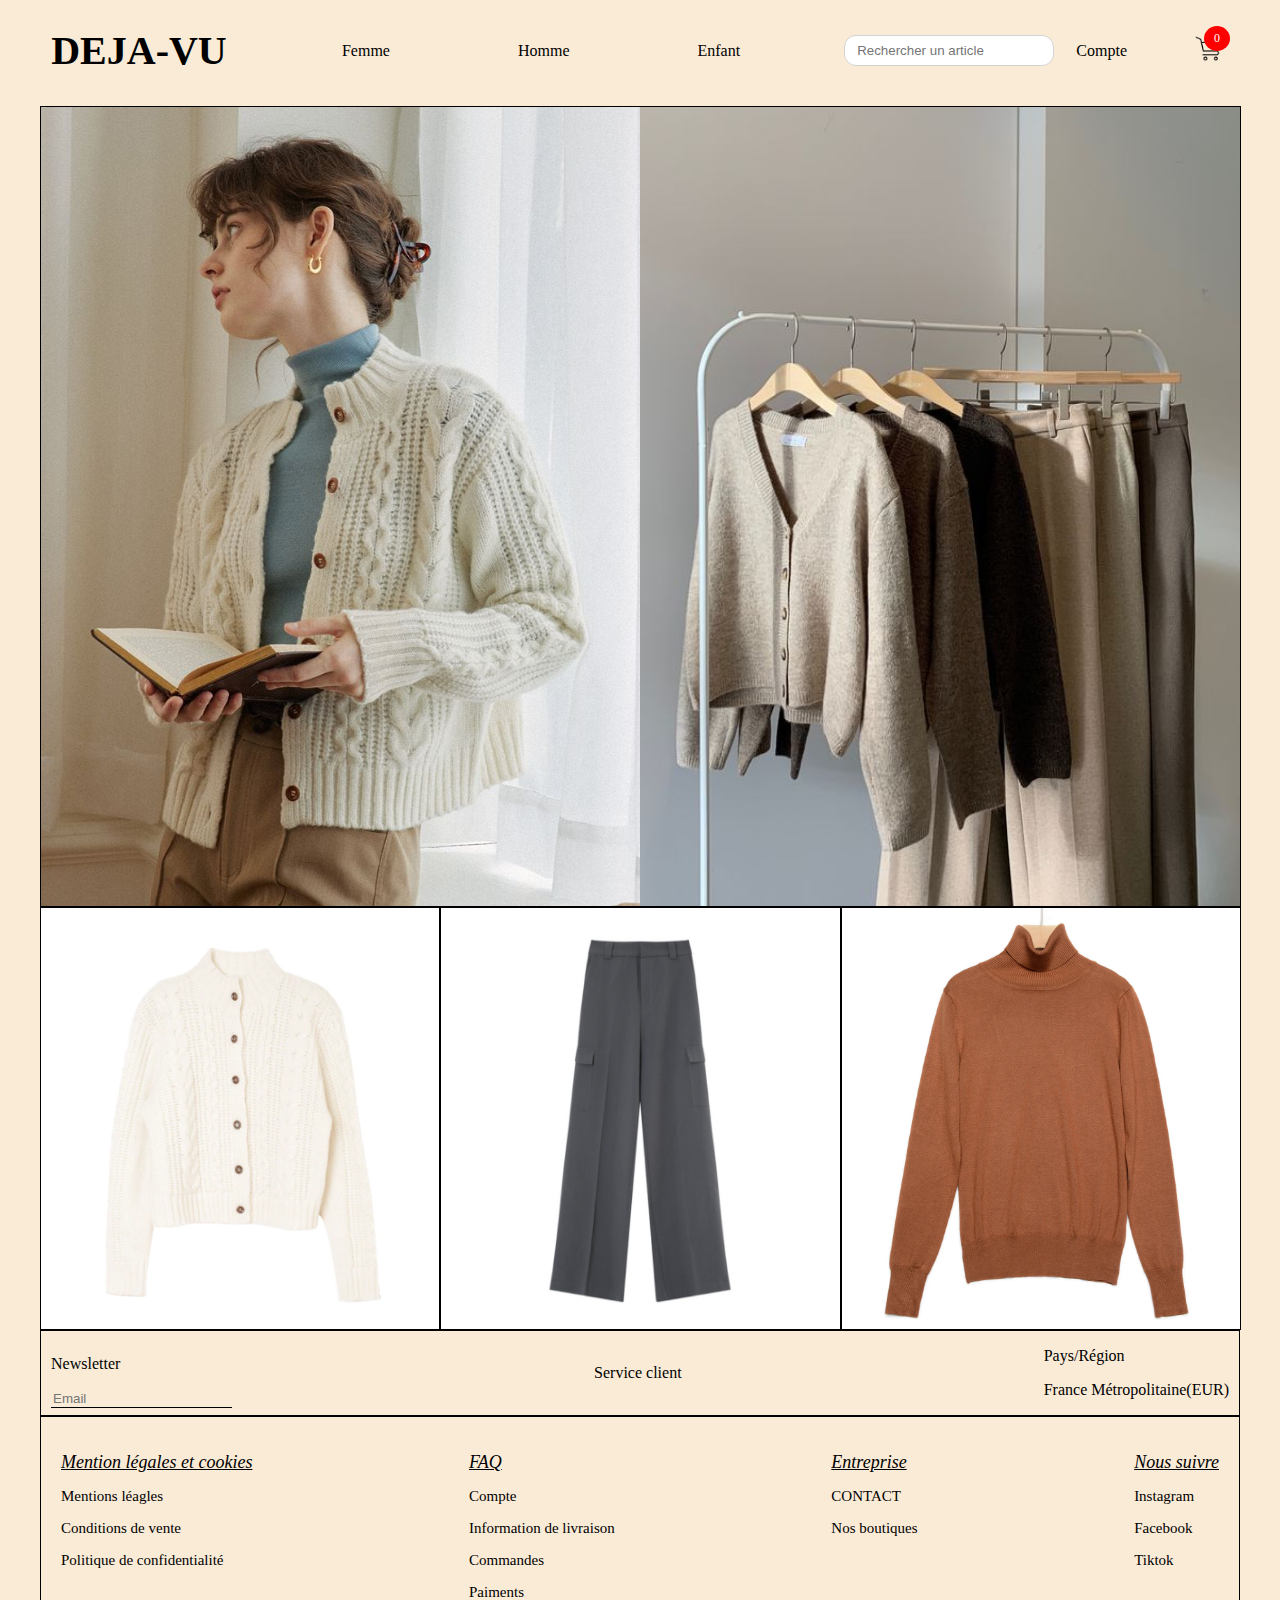
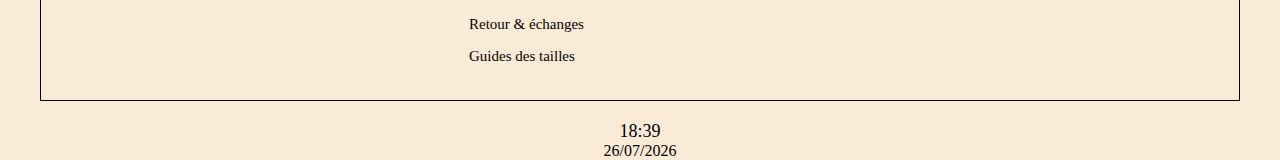
<file: index.html>
<!DOCTYPE html>
<html lang="en">

<head>
  <meta charset="UTF-8">
  <meta name="viewport" content="width=device-width, initial-scale=1.0">
  <link rel="stylesheet" href="style.css">
  <title>Document</title>
</head>

<body class="container">
  <header>
    <nav>
      <h1>DEJA-VU</h1>
      <ul class="ul1">
        <li><a href="femme.html">Femme</a></li>
        <li><a href="homme.html">Homme</a></li>
        <li><a href="enfant.html">Enfant</a></li>
      </ul>
      <ul class="ul2">
        <div class="search-wrapper">
          <input class="input" name="text" type="text" placeholder="Rechercher un article">
          <div class="suggested-articles hidden">
            <a href="femme.html">Sac</a>
            <a href="homme.html">Chassures</a>
            <a href="homme.html">Blouson</a>
            <a href="femme.html">Jupes</a>
            <a href="enfant.html">Chemise</a>
            <a href="enfant.html">Sweat</a>
          </div>
        </div>
        <li><a href="compte.html">Compte</a></li>
        <div class="cart-icon" id="cart-icon">
          <span class="bubble">0</span>
          <img class="img1" src="assets/panier.png" width="25px" alt="panier">
          </div>
          <div class="cart" id="cart">
            <p>Panier</p> 
            <span id="closeButton" class="close-button">&times;</span>
          <p style="color: rgb(103, 94, 82);">Votre panier est vide</p>
        </div>
      </ul>
    </nav>
  </header>
  <main>
    <section class="section1">
      <img src="assets/modele.jpg" width="50%" alt="">
      <img src="assets/vetements.jpg" width="50%" alt="">
    </section>
    <section class="section2">
      <img src="assets/cardigan.png" alt="">
      <img src="assets/pantalon.png" alt="">
      <img src="assets/col_roule.png" alt="">
    </section>
    <div class="news">
      <div class="news1">
        <p>Newsletter</p>
        <input type="email" name="email" id="email" placeholder="Email">
      </div>
      <div>
        <p>Service client</p>
      </div>
      <div class="news1">
        <p>Pays/Région</p>
        <p>France Métropolitaine(EUR)</p>
      </div>
    </div>
  </main>
  <footer>
    <div class="footer">
      <div>
        <p><span>Mention légales et cookies</span></p>
        <p>Mentions léagles</p>
        <p>Conditions de vente</p>
        <p>Politique de confidentialité</p>
      </div>
      <div>
        <p><span>FAQ</span></p>
        <p>Compte</p>
        <p>Information de livraison</p>
        <p>Commandes</p>
        <p>Paiments</p>
        <p>Retour & échanges</p>
        <p>Guides des tailles</p>
      </div>
      <div>
        <p><span>Entreprise</span></p>
        <p><a href="contact.html">CONTACT</a></p>
        <p>Nos boutiques</p>
      </div>
      <div>
        <p><span>Nous suivre</span></p>
        <p>Instagram</p>
        <p>Facebook</p>
        <p>Tiktok</p>
      </div>
    </div>
    <div id="time"></div>
    <div id="date"></div>
  </footer>
</body>
<script src="index.js"></script>

</html>
</file>
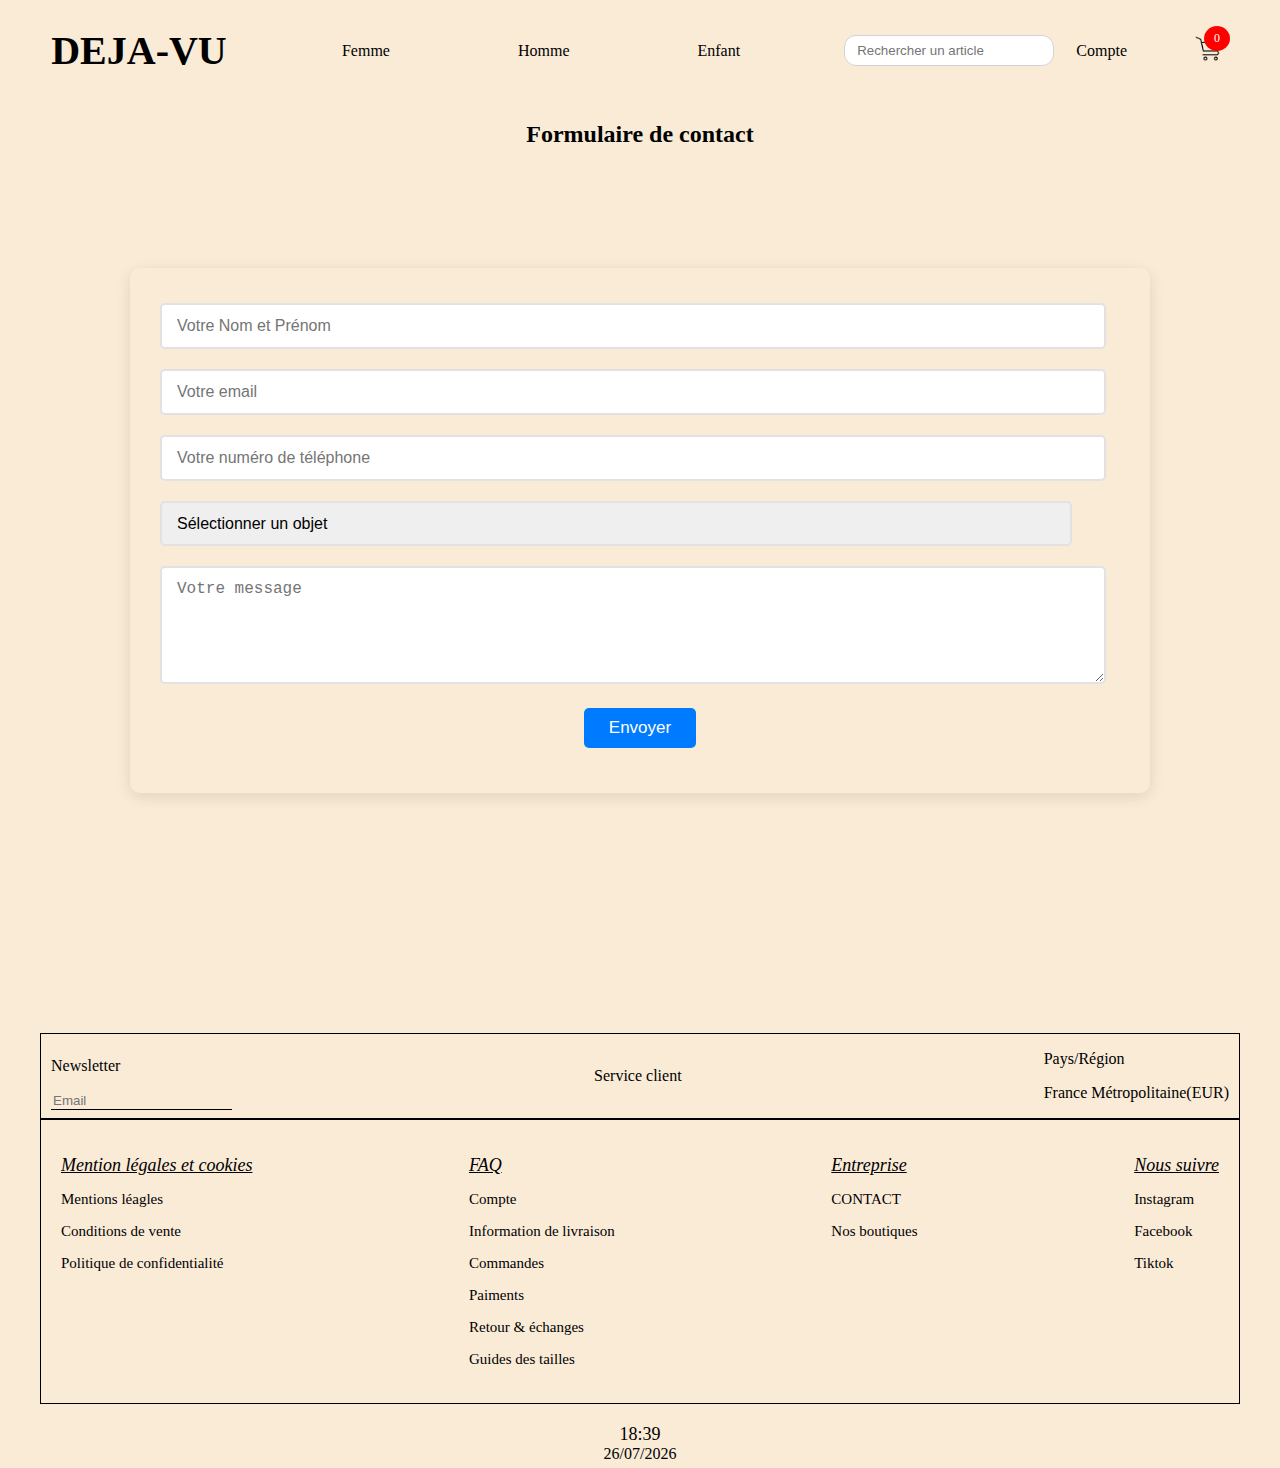
<file: contact.html>
<!DOCTYPE html>
<html lang="en">

<head>
  <meta charset="UTF-8">
  <meta name="viewport" content="width=device-width, initial-scale=1.0">
  <link rel="stylesheet" href="stylecontact3.css">
  <title>Document</title>
</head>

<body class="container">
  <header>
    <nav>
      <h1><a href="index.html">DEJA-VU</a></h1>
      <ul class="ul1">
        <li><a href="femme.html">Femme</a></li>
        <li><a href="homme.html">Homme</a></li>
        <li><a href="enfant.html">Enfant</a></li>
      </ul>
      <ul class="ul2">
        <div class="search-wrapper">
          <input class="input" name="text" type="text" placeholder="Rechercher un article">
          <div class="suggested-articles hidden">
            <a href="article1.html">Sac</a>
            <a href="article2.html">Chassures</a>
            <a href="article3.html">Blouson</a>
            <a href="article3.html">Jupes</a>
            <a href="article3.html">Chemise</a>
            <a href="article3.html">Sweat</a>
          </div>
        </div>
        <li><a href="compte.html">Compte</a></li>
        <div class="cart-icon" id="cart-icon">
        <span class="bubble">0</span>
        <img class="img1" src="assets/panier.png" width="25px" alt="panier">
        </div>
        <div class="cart" id="cart">
          <p>Panier</p> 
          <span id="closeButton" class="close-button">&times;</span>
        <p>Votre panier est vide</p>
        </div>
      </ul>
      <div id="slide" class="hidden">
      </div>
    </nav>
  </header>
  <main>
    <h2>Formulaire de contact</h2>
    <form action="#" method="post" id="contact_form">
      <div class="name">
        <label for="name"></label>
        <input type="text" placeholder="Votre Nom et Prénom" name="name" id="name_input" required>
      </div>
      <div class="email">
        <label for="email"></label>
        <input type="email" placeholder="Votre email" name="email" id="email_input" required>
      </div>
      <div class="telephone">
        <label for="name"></label>
        <input type="text" placeholder="Votre numéro de téléphone" name="telephone" id="telephone_input" required>
      </div>
      <div class="subject">
        <label for="subject"></label>
        <select placeholder="Sélectionner un object" name="subject" id="subject_input" required>
          <option disabled hidden selected>Sélectionner un objet</option>
          <option>Commande</option>
          <option>Retour</option>
          <option>Achat boutique</option>
          <option>Autres</option>
        </select>
      </div>
      <div class="message">
        <label for="message"></label>
        <textarea name="message" placeholder="Votre message" message_input" cols="30" rows="5" required></textarea>
      </div>
      <div class="submit">
        <input type="submit" value="Envoyer" id="form_button" />
      </div>
    </form>
    <div class="news">
      <div class="news1">
        <p>Newsletter</p>
        <input type="email" name="email" id="email" placeholder="Email">
      </div>
      <div>
        <p>Service client</p>
      </div>
      <div class="news1">
        <p>Pays/Région</p>
        <p>France Métropolitaine(EUR)</p>
      </div>
    </div>
  </main>
  <footer>
    <div class="footer">
      <div>
        <p><span>Mention légales et cookies</span></p>
        <p>Mentions léagles</p>
        <p>Conditions de vente</p>
        <p>Politique de confidentialité</p>
      </div>
      <div>
        <p><span>FAQ</span></p>
        <p>Compte</p>
        <p>Information de livraison</p>
        <p>Commandes</p>
        <p>Paiments</p>
        <p>Retour & échanges</p>
        <p>Guides des tailles</p>
      </div>
      <div>
        <p><span>Entreprise</span></p>
        <p><a href="contact.html">CONTACT</a></p>
        <p>Nos boutiques</p>
      </div>
      <div>
        <p><span>Nous suivre</span></p>
        <p>Instagram</p>
        <p>Facebook</p>
        <p>Tiktok</p>
      </div>
    </div>
    <div id="time"></div>
    <div id="date"></div>
  </footer>

</body>
<script src="index.js"></script>

</html>
</file>
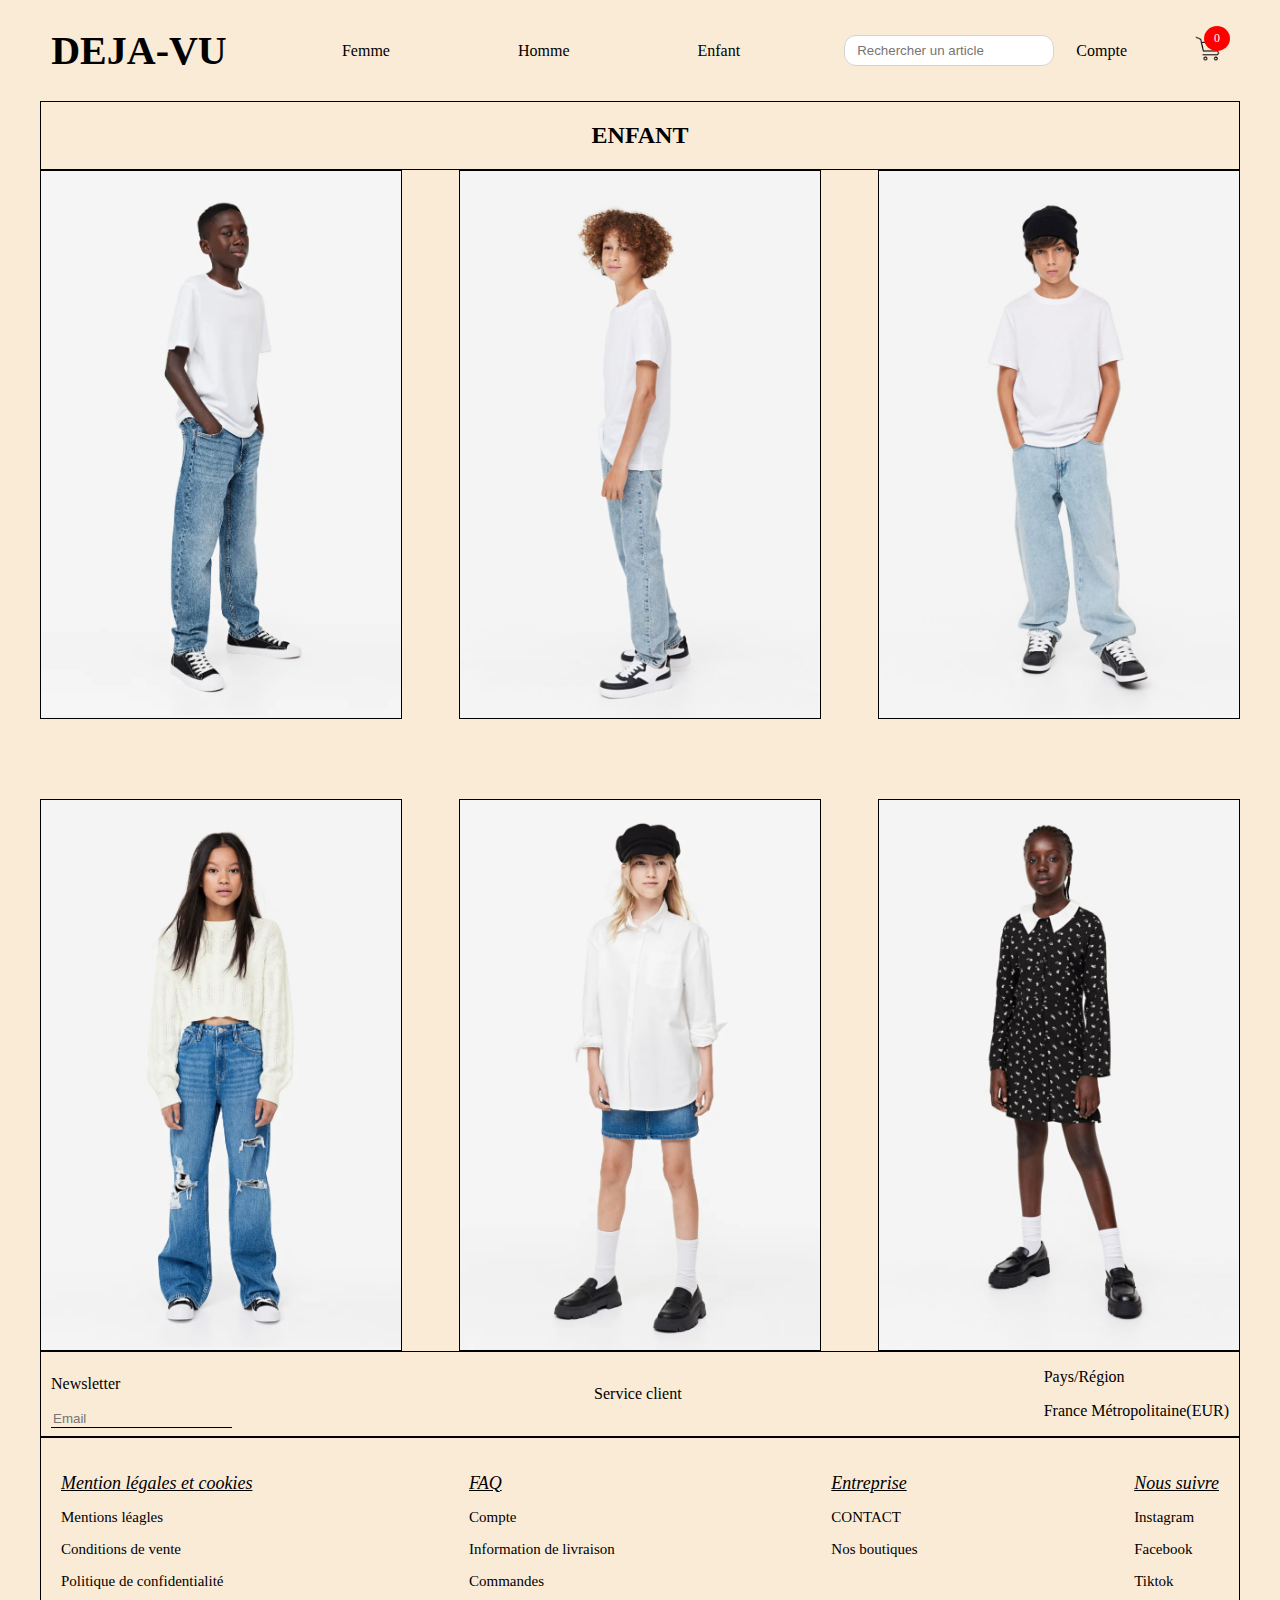
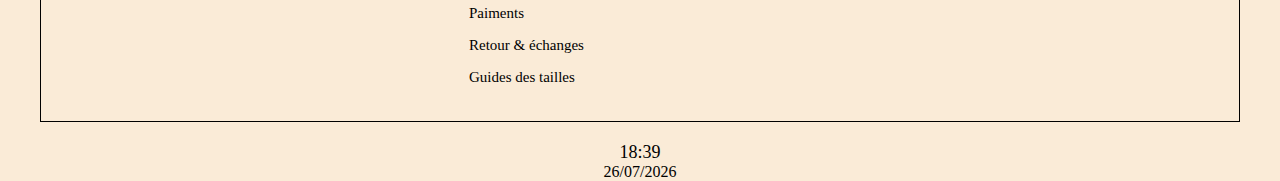
<file: enfant.html>
<!DOCTYPE html>
<html lang="en">

<head>
  <meta charset="UTF-8">
  <meta name="viewport" content="width=device-width, initial-scale=1.0">
  <link rel="stylesheet" href="style2.css">
  <title>Document</title>
</head>

<body class="container">
  <header>
    <nav>
      <h1><a href="index.html">DEJA-VU</a></h1>
      <ul class="ul1">
        <li><a href="femme.html">Femme</a></li>
        <li><a href="homme.html">Homme</a></li>
        <li>Enfant</li>
      </ul>
      <ul class="ul2">
        <div class="search-wrapper">
          <input class="input" name="text" type="text" placeholder="Rechercher un article">
          <div class="suggested-articles hidden">
            <a href="article1.html">Sac</a>
            <a href="article2.html">Chassures</a>
            <a href="article3.html">Blouson</a>
            <a href="article3.html">Jupes</a>
            <a href="article3.html">Chemise</a>
            <a href="article3.html">Sweat</a>
          </div>
        </div>
        <li><a href="compte.html">Compte</a></li>
            <div class="cart-icon" id="cart-icon">
        <span class="bubble">0</span>
        <img class="img1" src="assets/panier.png" width="25px" alt="panier">
        </div>
        <div class="cart" id="cart">
          <p>Panier</p> 
          <span id="closeButton" class="close-button">&times;</span>
        <p>Votre panier est vide</p>
        </div>
      </ul>
      </div>
    </nav>
  </header>
  <main>
    <div class="titre">
      <h2>ENFANT</h2>
    </div>
    <section class="section1">
      <img src="assets/mannequinenfant1.png" alt="image" id="article">
      <img src="assets/mannequinenfant2.png" alt="image" id="article">
      <img src="assets/mannequinenfant3.png" alt="image" id="article">
    </section>
    <section class="section2">
      <img src="assets/mannequinenfant4.png" alt="image" id="article">
      <img src="assets/mannequinenfant5.png" alt="image" id="article">
      <img src="assets/mannequinenfant6.png" alt="image" id="article">
    </section>
    <div class="news">
      <div class="news1">
        <p>Newsletter</p>
        <input type="email" name="email" id="email" placeholder="Email">
      </div>
      <div>
        <p>Service client</p>
      </div>
      <div class="news1">
        <p>Pays/Région</p>
        <p>France Métropolitaine(EUR)</p>
      </div>
    </div>
  </main>
  <footer>
    <div class="footer">
      <div>
        <p><span>Mention légales et cookies</span></p>
        <p>Mentions léagles</p>
        <p>Conditions de vente</p>
        <p>Politique de confidentialité</p>
      </div>
      <div>
        <p><span>FAQ</span></p>
        <p>Compte</p>
        <p>Information de livraison</p>
        <p>Commandes</p>
        <p>Paiments</p>
        <p>Retour & échanges</p>
        <p>Guides des tailles</p>
      </div>
      <div>
        <p><span>Entreprise</span></p>
        <p><a href="contact.html">CONTACT</a></p>
        <p>Nos boutiques</p>
      </div>
      <div>
        <p><span>Nous suivre</span></p>
        <p>Instagram</p>
        <p>Facebook</p>
        <p>Tiktok</p>
      </div>
    </div>
    <div id="time"></div>
    <div id="date"></div>
  </footer>

</body>
<script src="index.js"></script>

</html>
</file>
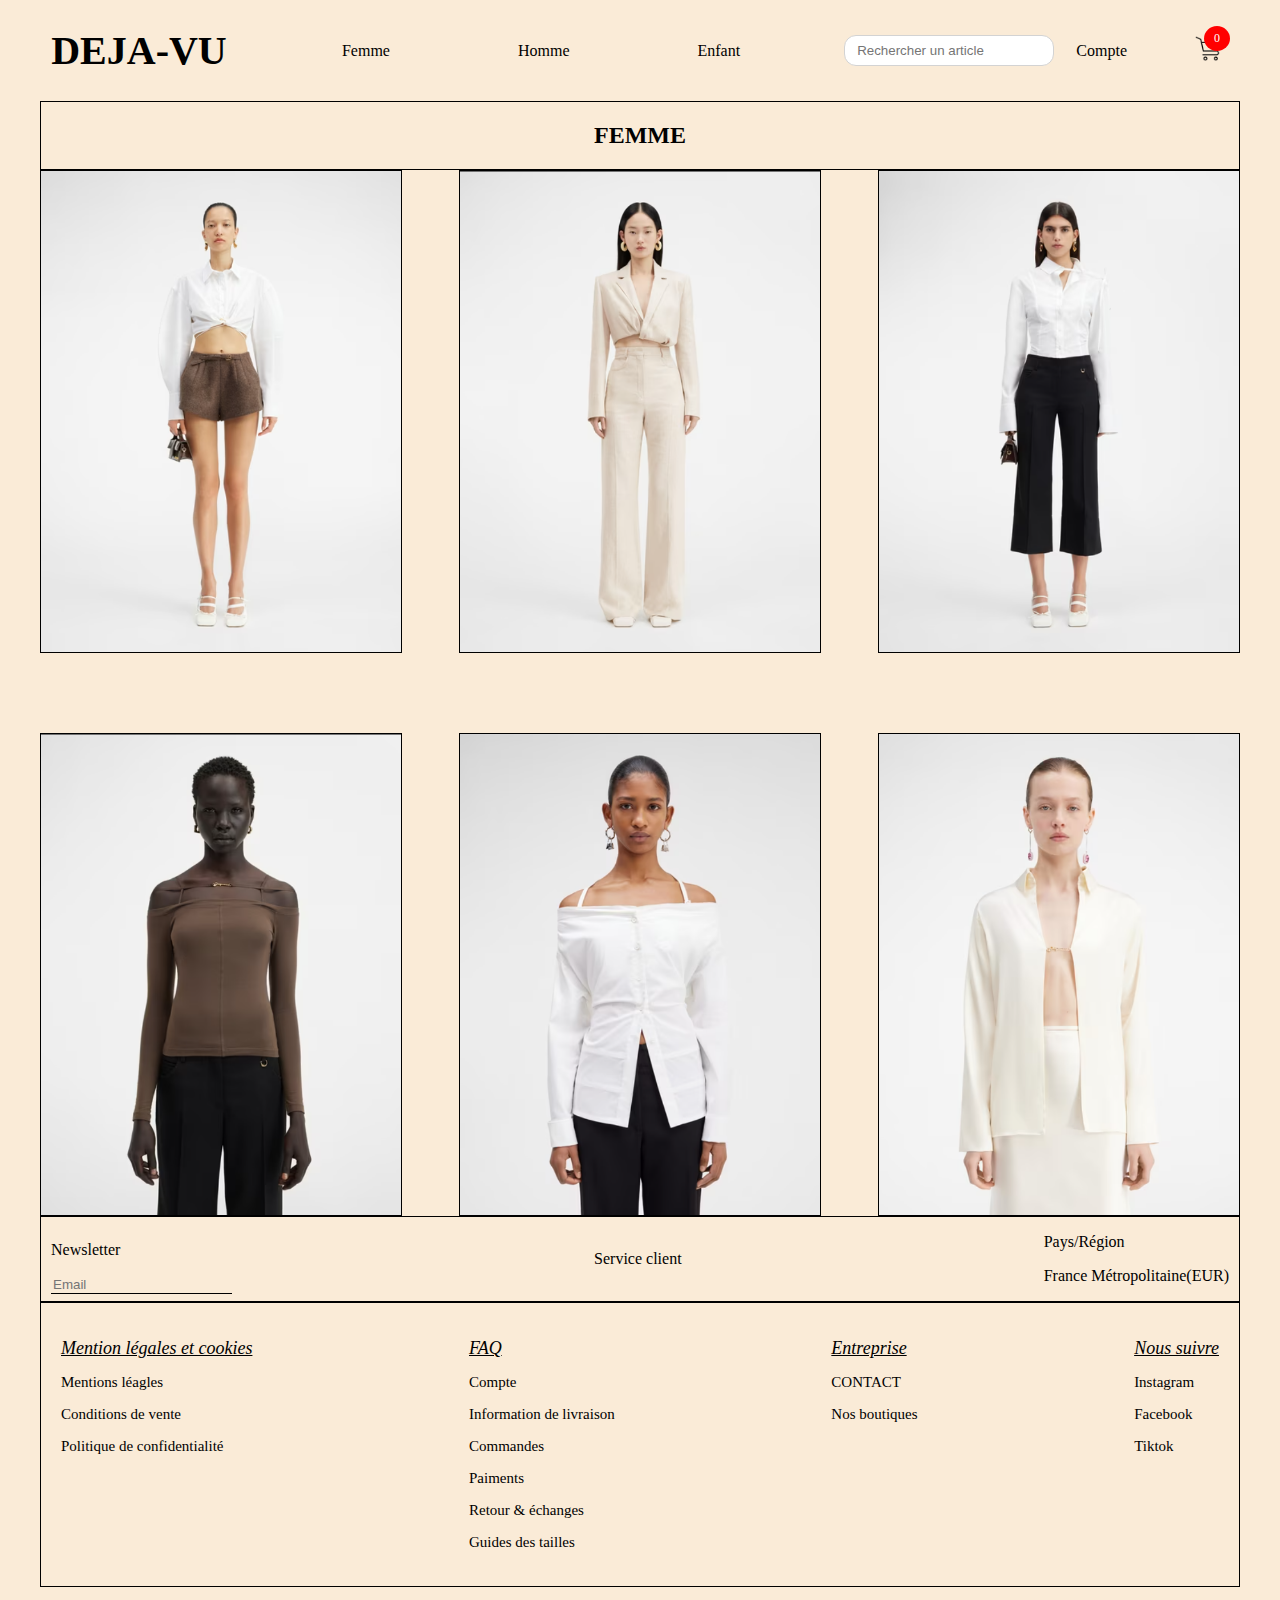
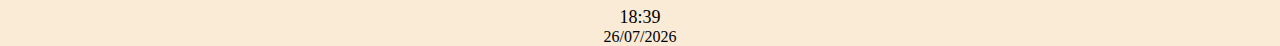
<file: femme.html>
<!DOCTYPE html>
<html lang="en">

<head>
  <meta charset="UTF-8">
  <meta name="viewport" content="width=device-width, initial-scale=1.0">
  <link rel="stylesheet" href="style2.css">
  <title>Document</title>
</head>

<body class="container">
  <header>
    <nav>
      <h1><a href="index.html">DEJA-VU</a></h1>
      <ul class="ul1">
        <li>Femme</li>
        <li><a href="homme.html">Homme</a></li>
        <li><a href="enfant.html">Enfant</a></li>
      </ul>
      <ul class="ul2">
        <div class="search-wrapper">
          <input class="input" name="text" type="text" placeholder="Rechercher un article">
          <div class="suggested-articles hidden">
            <a href="article1.html">Sac</a>
            <a href="article2.html">Chassures</a>
            <a href="article3.html">Blouson</a>
            <a href="article3.html">Jupes</a>
            <a href="article3.html">Chemise</a>
            <a href="article3.html">Sweat</a>
          </div>
        </div>
        <li><a href="compte.html">Compte</a></li>
        <div class="cart-icon" id="cart-icon">
        <span class="bubble">0</span>
        <img class="img1" src="assets/panier.png" width="25px" alt="panier">
        </div>
        <div class="cart" id="cart">
          <p>Panier</p> 
          <span id="closeButton" class="close-button">&times;</span>
        <p>Votre panier est vide</p>
        </div>
      </ul>
      </div>
    </nav>
  </header>
  <main>
    <div class="titre">
      <h2>FEMME</h2>
    </div>
    <section class="section1">
      <img src="assets/mannequin1.png" alt="image" id="article">
      <img src="assets/mannequin2.png" alt="image" id="article">
      <img src="assets/mannequin3.png" alt="image" id="article">
    </section>
    <section class="section2">
      <img src="assets/mannequin4.png" alt="image" id="article">
      <img src="assets/mannequin5.png" alt="image" id="article">
      <img src="assets/mannequin6.png" alt="image" id="article">
    </section>
    <div class="news">
      <div class="news1">
        <p>Newsletter</p>
        <input type="email" name="email" id="email" placeholder="Email">
      </div>
      <div>
        <p>Service client</p>
      </div>
      <div class="news1">
        <p>Pays/Région</p>
        <p>France Métropolitaine(EUR)</p>
      </div>
    </div>
  </main>
  <footer>
    <div class="footer">
      <div>
        <p><span>Mention légales et cookies</span></p>
        <p>Mentions léagles</p>
        <p>Conditions de vente</p>
        <p>Politique de confidentialité</p>
      </div>
      <div>
        <p><span>FAQ</span></p>
        <p>Compte</p>
        <p>Information de livraison</p>
        <p>Commandes</p>
        <p>Paiments</p>
        <p>Retour & échanges</p>
        <p>Guides des tailles</p>
      </div>
      <div>
        <p><span>Entreprise</span></p>
        <p><a href="contact.html">CONTACT</a></p>
        <p>Nos boutiques</p>
      </div>
      <div>
        <p><span>Nous suivre</span></p>
        <p>Instagram</p>
        <p>Facebook</p>
        <p>Tiktok</p>
      </div>
    </div>
    <div id="time"></div>
    <div id="date"></div>
  </footer>

</body>
<script src="index.js"></script>

</html>
</file>
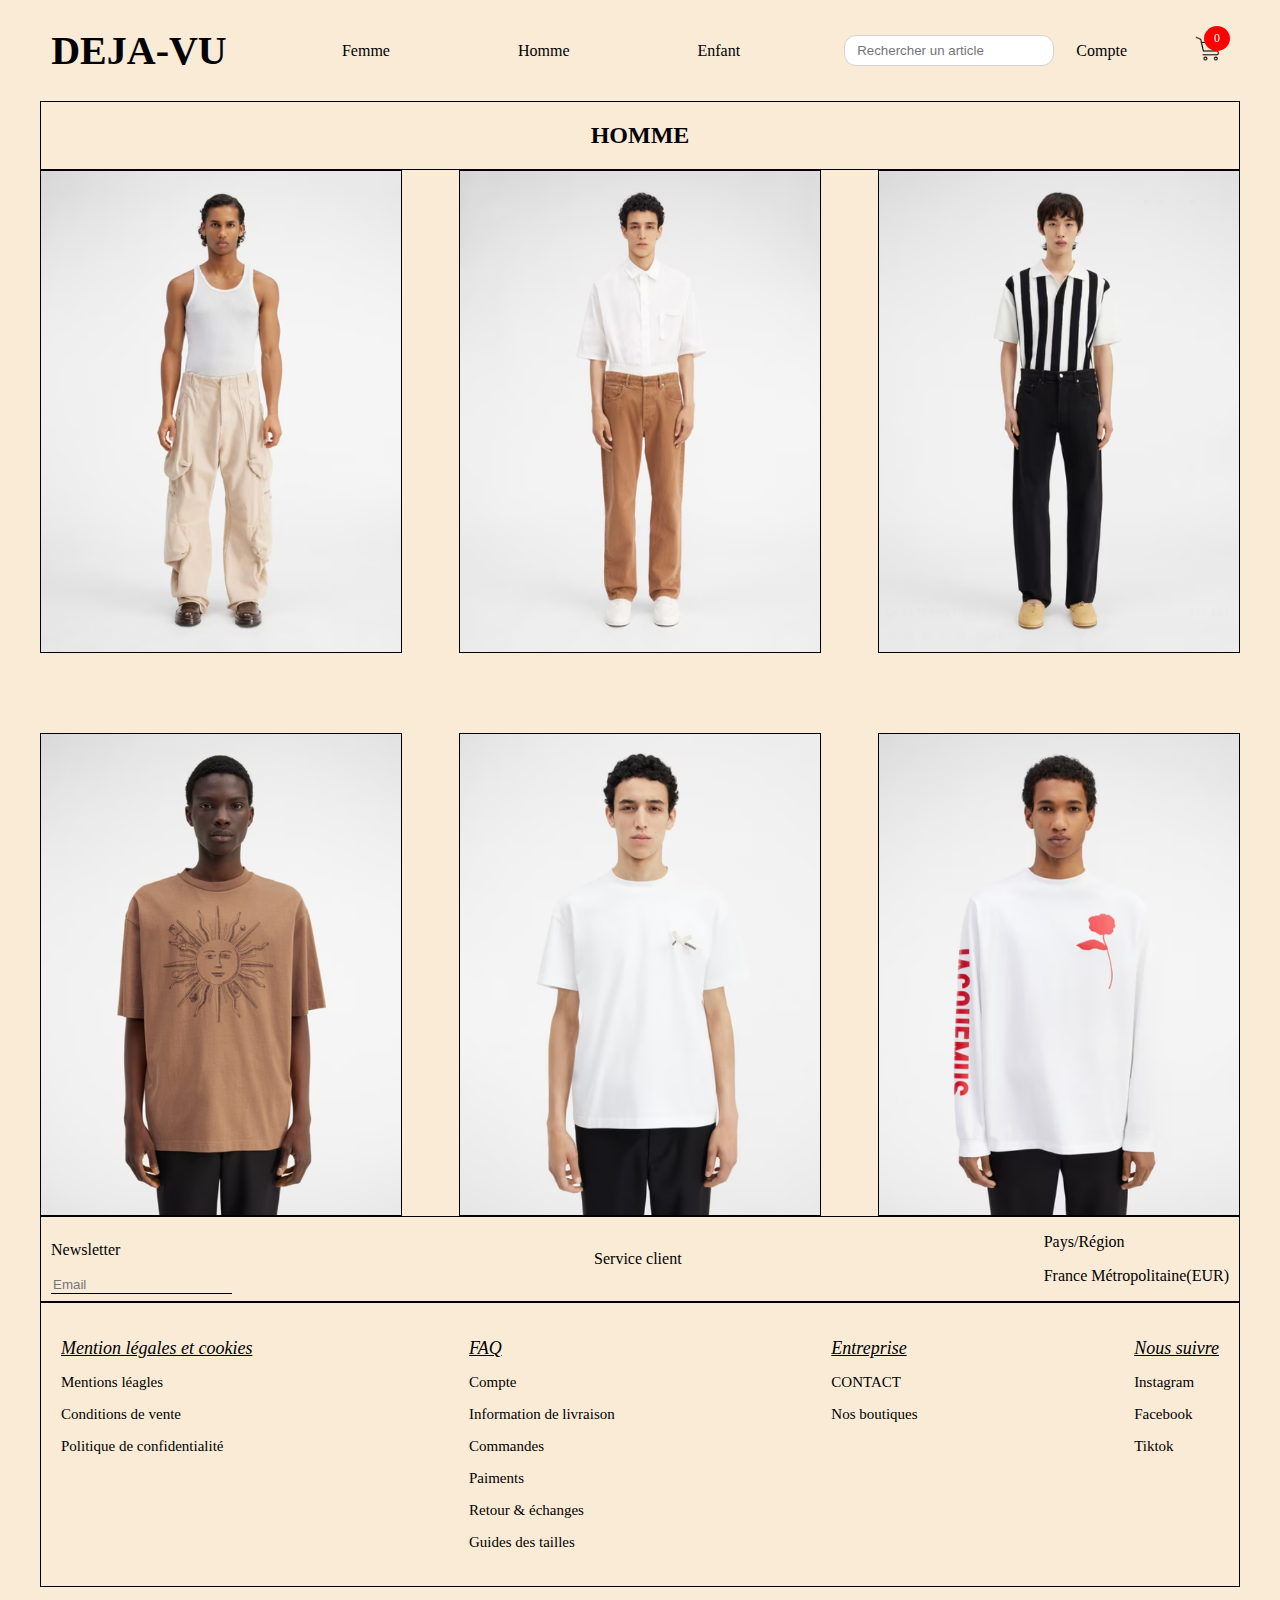
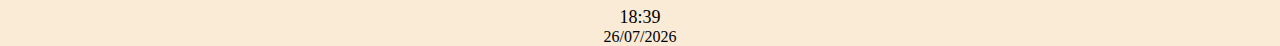
<file: homme.html>
<!DOCTYPE html>
<html lang="en">

<head>
  <meta charset="UTF-8">
  <meta name="viewport" content="width=device-width, initial-scale=1.0">
  <link rel="stylesheet" href="style2.css">
  <title>Document</title>
</head>

<body class="container">
  <header>
    <nav>
      <h1><a href="index.html">DEJA-VU</a></h1>
      <ul class="ul1">
        <li><a href="femme.html">Femme</a></li>
        <li>Homme</li>
        <li><a href="enfant.html">Enfant</a></li>
      </ul>
      <ul class="ul2">
        <div class="search-wrapper">
          <input class="input" name="text" type="text" placeholder="Rechercher un article">
          <div class="suggested-articles hidden">
            <a href="article1.html">Sac</a>
            <a href="article2.html">Chassures</a>
            <a href="article3.html">Blouson</a>
            <a href="article3.html">Jupes</a>
            <a href="article3.html">Chemise</a>
            <a href="article3.html">Sweat</a>
          </div>
        </div>
        <li><a href="compte.html">Compte</a></li>
              <div class="cart-icon" id="cart-icon">
        <span class="bubble">0</span>
        <img class="img1" src="assets/panier.png" width="25px" alt="panier">
        </div>
        <div class="cart" id="cart">
          <p>Panier</p> 
          <span id="closeButton" class="close-button">&times;</span>
        <p>Votre panier est vide</p>
        </div>
      </ul>
      </div>
    </nav>
  </header>
  <main>
    <div class="titre">
      <h2>HOMME</h2>
    </div>
    <section class="section1">
      <img src="assets/mannequinhomme1.png" alt="image" id="article">
      <img src="assets/mannequinhomme2.png" alt="image" id="article">
      <img src="assets/mannequinhomme3.png" alt="image" id="article">
    </section>
    <section class="section2">
      <img src="assets/mannequinhomme4.png" alt="image" id="article">
      <img src="assets/mannequinhomme5.png" alt="image" id="article">
      <img src="assets/mannequinhomme6.png" alt="image" id="article">
    </section>
    <div class="news">
      <div class="news1">
        <p>Newsletter</p>
        <input type="email" name="email" id="email" placeholder="Email">
      </div>
      <div>
        <p>Service client</p>
      </div>
      <div class="news1">
        <p>Pays/Région</p>
        <p>France Métropolitaine(EUR)</p>
      </div>
    </div>
  </main>
  <footer>
    <div class="footer">
      <div>
        <p><span>Mention légales et cookies</span></p>
        <p>Mentions léagles</p>
        <p>Conditions de vente</p>
        <p>Politique de confidentialité</p>
      </div>
      <div>
        <p><span>FAQ</span></p>
        <p>Compte</p>
        <p>Information de livraison</p>
        <p>Commandes</p>
        <p>Paiments</p>
        <p>Retour & échanges</p>
        <p>Guides des tailles</p>
      </div>
      <div>
        <p><span>Entreprise</span></p>
        <p><a href="contact.html">CONTACT</a></p>
        <p>Nos boutiques</p>
      </div>
      <div>
        <p><span>Nous suivre</span></p>
        <p>Instagram</p>
        <p>Facebook</p>
        <p>Tiktok</p>
      </div>
    </div>
    <div id="time"></div>
    <div id="date"></div>
  </footer>

</body>
<script src="index.js"></script>

</html>
</file>
<file: style.css>
body {
  margin: 0;
  padding: 0;
  background-color: antiquewhite;
}
.container {
  max-width: 1200px;
  margin: auto;
  width: 100%;
}

nav {
  display: flex;
  width: 100%;
  position:relative;
}
nav ul li a {
  text-decoration: none;
  color: black;
}
nav h1 {
  width: 20%;
  text-align: center;
  align-items: center;
  font-size: 40px
}
nav ul {
  display: flex;
  justify-content: center;
  align-items: center;
}
nav ul li {
  list-style: none;
  cursor: pointer;
}
.ul1,
.ul2 {
  width: 40%;
  margin-left: 4em;
}
.ul1 {
  gap: 8em;
}
.ul2 {
 gap: 3em;
}
.img1 {
  cursor: pointer;
}

.section1 {
  display: flex;
  width: 99.9%;
  margin-top: 5px;
  border: solid 0.5px black;
}
.section2 {
  width: 100%;
  display: flex;
}
.section2 img {
  width: 33.2%;
  border: solid 0.5px black;
}
#time {
  text-align: center;
  margin-top: 20px;
  font-size: large;
}
#date {
  text-align: center;
}
.news {
  border: 1px solid black;
  display: flex;
  justify-content: space-between;
  align-items: center;
}

.news1 {
  margin-left: 10px;
  margin-right: 10px;
}
.news1 input {
  border: none;
  border-bottom: 1px solid black;
  background-color: transparent;
}

.footer {
  display: flex;
  justify-content: space-between;
  border: 1px solid black;
  cursor: pointer;
}
.footer div {
  margin: 20px;
}
.footer p {
  font-size: 15px;
}
.footer p span {
  font-style: italic;
  font-size: 18px;
  text-decoration: underline;

}
.footer p a {
  text-decoration: none;
  color: black;
}

.input {
  width: 100%;
  max-width: 220px;
  height: 5px;
  padding: 12px;
  border-radius: 12px;
  border: 1.5px solid lightgrey;
  outline: none;
  transition: all 0.3s cubic-bezier(0.19, 1, 0.22, 1);
  box-shadow: 0px 0px 20px -18px;
}

.input:hover {
  border: 2px solid lightgrey;
  box-shadow: 0px 0px 20px -17px;
}

.input:focus {
  border: 2px solid grey;
}

.search-wrapper {
  position: relative;
}

.suggested-articles {
  position: absolute;
  top: 100%;
  left: 10px;
  border: 1px solid #ccc;
  background-color: white;
  display: none;
  width: 100%;
  z-index: 100;
}

.suggested-articles a {
  display: block;
  padding: 5px;
  text-decoration: none;
  color: black;
}

.suggested-articles a:hover {
  background-color: #f2f2f2;
}

.close-button {
  position: absolute;
  top: 10px; /* Ajustez la position en fonction de vos besoins */
  right: 10px; /* Ajustez la position en fonction de vos besoins */
  font-size: 24px;
  cursor: pointer;
}

/* Styles pour le bouton "X" au survol */
.close-button:hover {
  color: red; /* Couleur du "X" au survol */
}

.cart-icon {
  position: relative;
  display: inline-block;
  cursor: pointer;
  margin: 20px;
}

.bubble {
  position: absolute;
  top: -10px;
  right: -10px;
  background-color: red;
  color: white;
  border-radius: 50%;
  padding: 5px 10px;
  font-size: 12px;
}

.cart {
  display: none;
  position: absolute;
  font-family:Arial Narrow, Helvetica, sans-serif;
  top: 50px;
  right: 20px;
  padding: 20px;
  background-color: #faf3eb;
  border: 1px solid #ccc;
  width: 46.5%;
  height: 500%;
}
@media(min-width: 768px) and (max-width: 1200px) {
  .container {
    width: 90%;
  }
  nav {
    width: 100%;
  }

}

@media screen and (max-width: 768px) {

  .container {
    width: 90%;
  }
  nav {
    display: flex;
    justify-content: center;
    align-items: center;
    flex-direction: column;
  }
  nav h1 {
    width: 100%;
    margin: auto;
    margin-top: 10px;
    margin-left: 0;
  }
  .ul1 {
    width: 100%;
    justify-content: center;
    align-items: center;
    margin-top: 5%;
    margin-left: 0;

}
.ul2 {
  width: 100%;
  justify-content: center;
  align-items: center;
  margin-top: 5%;
  margin-bottom: 5%;
  gap: 7em;
  margin-left: 0;
}
main {
  margin: 1%;
}
 .footer {
  margin: 0;
  padding: 0;
  width: 97.7%;
  margin-top: -8px;
  margin-left: 7px;

 }

}

@media screen and (max-width: 550px) {
  .container {
    width: 90%;
  }
  nav {
    width: 100%;
  }
  nav h1 {
    margin-left: 15px;
  }
  .ul1 {
    display: flex;
    flex-direction: column;
    justify-content: center;
    width: 100%;
    gap: 1em;
  }
  .ul2 {
    display: flex;
    flex-direction: column;
    justify-content: center;
    width: 100%;
    gap: 1em;
  }
  .section1{
    display: flex;
    flex-direction: column;
  }
  .section1 img {
    width: 100%;
  }
  .section2 {
    display: flex;
    flex-direction: column;
  }
  .section2 img {
    width: 100%;
  }
  .news {
    display: flex;
    flex-direction: column;
    text-align: center;
  }
  .footer {
    margin: 0;
    padding: 0;
    width: 97.7%;
    margin-top: -5px;
    margin-left: 5px;
  
   }
  
}
</file>
<file: stylecontact3.css>
body {
  margin: 0;
  padding: 0;
  background-color: antiquewhite;
}
.container {
  max-width: 1200px;
  margin: auto;
}
h2 {
  text-align: center;
}
nav {
  display: flex;
  width: 100%;
  position:relative;
}
nav ul li a {
  text-decoration: none;
  color: black;
}
nav h1 {
  width: 20%;
  text-align: center;
  align-items: center;
  font-size: 40px
}
nav h1 a { 
  text-decoration: none;
  color: black;
}
nav ul {
  display: flex;
  justify-content: center;
  align-items: center;
}
nav ul li {
  list-style: none;
  cursor: pointer;
}
.ul1,
.ul2 {
  width: 40%;
  margin-left: 4em;
}
.ul1 {
  gap: 8em;
}
.ul2 {
 gap: 3em;
}
.img1 {
  cursor: pointer;
}
main {
  margin: auto;
}
.input {
  width: 100%;
  max-width: 220px;
  height: 5px;
  padding: 12px;
  border-radius: 12px;
  border: 1.5px solid lightgrey;
  outline: none;
  transition: all 0.3s cubic-bezier(0.19, 1, 0.22, 1);
  box-shadow: 0px 0px 20px -18px;
}

.input:hover {
  border: 2px solid lightgrey;
  box-shadow: 0px 0px 20px -17px;
}

.input:focus {
  border: 2px solid grey;
}

.search-wrapper {
  position: relative;
}

.suggested-articles {
  position: absolute;
  top: 100%;
  left: 10px;
  border: 1px solid #ccc;
  background-color: white;
  display: none;
  width: 100%;
  z-index: 100; 
}

.suggested-articles a {
  display: block;
  padding: 5px;
  text-decoration: none;
  color: black;
}

.suggested-articles a:hover {
  background-color: #f2f2f2;
}

/* Formulaire de contact */
form {
  background-color: antiquewhite;
  padding: 25px 30px;
  border-radius: 10px;
  box-shadow: 0 4px 15px rgba(0, 0, 0, 0.1);
  margin: 20px auto;
  max-width: 80%;
  margin-bottom: 20%;
  margin-top: 10%;
}

form h2 {
  text-align: center;
  margin-bottom: 25px;
  font-weight: bold;
}

form div {
  margin-bottom: 20px;
}

form label {
  display: block;
  margin-bottom: 10px;
  font-weight: 600;
}

form input[type="text"],
form input[type="email"],
form textarea,
form select {
  width: 95%;
  padding: 12px 15px;
  border: 2px solid #e2e2e2;
  border-radius: 5px;
  font-size: 16px;
  transition: border-color 0.3s;
}

form input[type="text"]:focus,
form input[type="email"]:focus,
form textarea:focus {
  border-color: #007BFF;
}

form select {
  appearance: none;
  cursor: pointer;
}

form textarea {
  resize: vertical;
}

form .submit {
  text-align: center;
}

form input[type="submit"] {
  background-color: #007BFF;
  color: white;
  padding: 10px 25px;
  border: none;
  border-radius: 5px;
  cursor: pointer;
  font-size: 17px;
  transition: background-color 0.3s;
}

form input[type="submit"]:hover {
  background-color: #0056b3;
}

#time {
  text-align: center;
  margin-top: 20px;
  font-size: large;
  }
  #date {
  text-align: center;
  }
  
  .news {
    border: 1px solid black;
    display: flex;
    justify-content: space-between;
    align-items: center;
  }
  
  .news1 {
    margin-left: 10px;
    margin-right: 10px;
  }
  .news1 input {
    border: none;
    border-bottom: 1px solid black;
    background-color: transparent;
  }
  
  .footer {
    display: flex;
    justify-content: space-between;
    border: 1px solid black;
    cursor: pointer;
  }
  .footer div {
    margin: 20px;
  }
  .footer p {
    font-size: 15px;
  }
  .footer p span {
    font-style: italic;
    font-size: 18px;
    text-decoration: underline;
  
  }
  .footer p a {
    text-decoration: none;
    color: black;
  }
.close-button {
  position: absolute;
  top: 10px; /* Ajustez la position en fonction de vos besoins */
  right: 10px; /* Ajustez la position en fonction de vos besoins */
  font-size: 24px;
  cursor: pointer;
}

/* Styles pour le bouton "X" au survol */
.close-button:hover {
  color: red; /* Couleur du "X" au survol */
}

.cart-icon {
  position: relative;
  display: inline-block;
  cursor: pointer;
  margin: 20px;
}

.bubble {
  position: absolute;
  top: -10px;
  right: -10px;
  background-color: red;
  color: white;
  border-radius: 50%;
  padding: 5px 10px;
  font-size: 12px;
}

.cart {
  display: none;
  position: absolute;
  font-family:Arial Narrow, Helvetica, sans-serif;
  top: 50px;
  right: 20px;
  padding: 20px;
  background-color: #faf3eb;
  border: 1px solid #ccc;
  width: 46.5%;
  height: 500%;
}

@media screen and (max-width: 900px) {
  nav {
    display: flex;
    justify-content: center;
    align-items: center;
    flex-direction: column;
  }
  nav h1 {
    width: 100%;
    margin: auto;
    margin-top: 10px;
    margin-left: 0;
  }
  .ul1 {
    width: 100%;
    justify-content: center;
    align-items: center;
    margin-top: 5%;
    margin-left: 0;

}
.ul2 {
  width: 100%;
  justify-content: center;
  align-items: center;
  margin-top: 5%;
  margin-bottom: 5%;
  gap: 7em;
  margin-left: 0;
}
  main {
  margin: 1%;
  margin: 10%;
  }
  form {
    width: 100%;
    margin: auto;
  }

}

@media screen and (max-width: 550px) {
  main {
    margin-left: 5%;
    margin: 10%;
  }
  nav {
    padding: 0;
    margin: 0;
    width: 100%;
    justify-content: center;
  }
  nav h1 {
    margin-left: 15px;
    margin-top: 20px;
  }
  .ul1 {
    display: flex;
    flex-direction: column;
    justify-content: center;
    width: 100%;
    gap: 1em;
  }
  .ul2 {
    display: flex;
    flex-direction: column;
    justify-content: center;
    width: 100%;
    gap: 1em;
  }
  form {
    margin-top: 10%;
    width: 100%;
  }

  .footer {
    display: flex;
    flex-direction: column;
    text-align: center;
  }

}
</file>
<file: style2.css>
body {
  margin: 0;
  padding: 0;
  background-color: antiquewhite;
}
.container {
  max-width: 1200px;
  margin: auto;
}

nav {
  display: flex;
  width: 100%;
  position:relative;
}
nav h1 {
  width: 20%;
  text-align: center;
  align-items: center;
  font-size: 40px
}
nav h1 a { 
  text-decoration: none;
  color: black;
}
nav ul {
  display: flex;
  justify-content: center;
  align-items: center;
}
nav ul li {
  list-style: none;
  cursor: pointer;
}
nav ul li a {
  text-decoration: none;
  color: black;
}
.ul1,
.ul2 {
  width: 40%;
  margin-left: 4em;
}
.ul1 {
  gap: 8em;
}
.ul2 {
 gap: 3em;
}
.img1 {
  cursor: pointer;
}
h2 {
  text-align: center;
}
.titre {
  border: 1px solid black;
}
.section1,
.section2 {
  display: flex;
  justify-content: space-between;
  width: 100%;
}
.section1 img {
  width: 30%;
  border: solid black 1px;
}
.section2 img {
  width: 30%;
  border: solid black 1px;
  margin-top: 5em;
}
.section1 p {
  position: absolute;
  margin-left: 10px;
}

#time {
text-align: center;
margin-top: 20px;
font-size: large;
}
#date {
text-align: center;
}
.news {
  border: 1px solid black;
  display: flex;
  justify-content: space-between;
  align-items: center;
}

.news1 {
  margin-left: 10px;
  margin-right: 10px;
}
.news1 input {
  border: none;
  border-bottom: 1px solid black;
  background-color: transparent;
}

.footer {
  display: flex;
  justify-content: space-between;
  border: 1px solid black;
  cursor: pointer;
}
.footer div {
  margin: 20px;
}
.footer p {
  font-size: 15px;
}
.footer p span {
  font-style: italic;
  font-size: 18px;
  text-decoration: underline;

}
.footer p a {
  text-decoration: none;
  color: black;
}
.input {
  width: 100%;
  max-width: 220px;
  height: 5px;
  padding: 12px;
  border-radius: 12px;
  border: 1.5px solid lightgrey;
  outline: none;
  transition: all 0.3s cubic-bezier(0.19, 1, 0.22, 1);
  box-shadow: 0px 0px 20px -18px;
}

.input:hover {
  border: 2px solid lightgrey;
  box-shadow: 0px 0px 20px -17px;
}

.input:focus {
  border: 2px solid grey;
}

.search-wrapper {
  position: relative;
}

.suggested-articles {
  position: absolute;
  top: 100%;
  left: 10px;
  border: 1px solid #ccc;
  background-color: white;
  display: none; /* caché par défaut */
  width: 100%;
  z-index: 100; /* Assurez-vous que cela s'affiche au-dessus d'autres éléments */
}

.suggested-articles a {
  display: block;
  padding: 5px;
  text-decoration: none;
  color: black;
}

.suggested-articles a:hover {
  background-color: #f2f2f2;
}

#article:hover{
  opacity: 0.5;
}

.image-container {
  position: relative;
  display: inline-block;
  overflow: hidden;
}

.image-container::before {
  content: "";
  position: absolute;
  top: 0;
  left: 0;
  width: 100%;
  height: 100%;
  background-color: rgba(0, 0, 0, 0.5); /* Couleur noire avec une opacité de 0.5 (50%) */
  opacity: 0;
  transition: opacity 0.3s ease; /* Animation de transition pour l'opacité */
}

.image-container:hover::before {
  opacity: 1; /* Lorsque vous survolez l'image, l'opacité devient 1 (100%) */
}

.image {
  width: 100%;
  height: auto;
}

.close-button {
  position: absolute;
  top: 10px; /* Ajustez la position en fonction de vos besoins */
  right: 10px; /* Ajustez la position en fonction de vos besoins */
  font-size: 24px;
  cursor: pointer;
}

/* Styles pour le bouton "X" au survol */
.close-button:hover {
  color: red; /* Couleur du "X" au survol */
}

.cart-icon {
  position: relative;
  display: inline-block;
  cursor: pointer;
  margin: 20px;
}

.bubble {
  position: absolute;
  top: -10px;
  right: -10px;
  background-color: red;
  color: white;
  border-radius: 50%;
  padding: 5px 10px;
  font-size: 12px;
}

.cart {
  display: none;
  position: absolute;
  font-family:Arial Narrow, Helvetica, sans-serif;
  top: 50px;
  right: 20px;
  padding: 20px;
  background-color: #faf3eb;
  border: 1px solid #ccc;
  width: 46.5%;
  height: 500%;
}

@media screen and (max-width: 900px) {
  nav {
    display: flex;
    justify-content: center;
    align-items: center;
    flex-direction: column;
  }
  nav h1 {
    width: 100%;
    margin: auto;
    margin-top: 10px;
    margin-left: 0;
  }
  .ul1 {
    width: 100%;
    justify-content: center;
    align-items: center;
    margin-top: 5%;
    margin-left: 0;

}
.ul2 {
  width: 100%;
  justify-content: center;
  align-items: center;
  margin-top: 5%;
  margin-bottom: 5%;
  gap: 7em;
  margin-left: 0;
}
main {
  margin: 1%;
}

}
@media screen and (max-width: 550px) {
  main {
    margin-left: 5%;
  }
  nav {
    padding: 0;
    margin: 0;
    width: 100%;
  }
  nav h1 {
    margin-left: 15px;
  }
  .ul1 {
    display: flex;
    flex-direction: column;
    justify-content: center;
    width: 100%;
    gap: 1em;
  }
  .ul2 {
    display: flex;
    flex-direction: column;
    justify-content: center;
    width: 100%;
    gap: 1em;
  }
  .section1{
    display: flex;
    flex-direction: column;
  }
  .section1 img {
    width: 100%;
  }
  .section2 {
    display: flex;
    flex-direction: column;
  }
  .section2 img {
    width: 100%;
    margin: 0;
  }
  .footer {
    display: flex;
    flex-direction: column;
    text-align: center;
  }

}
</file>
